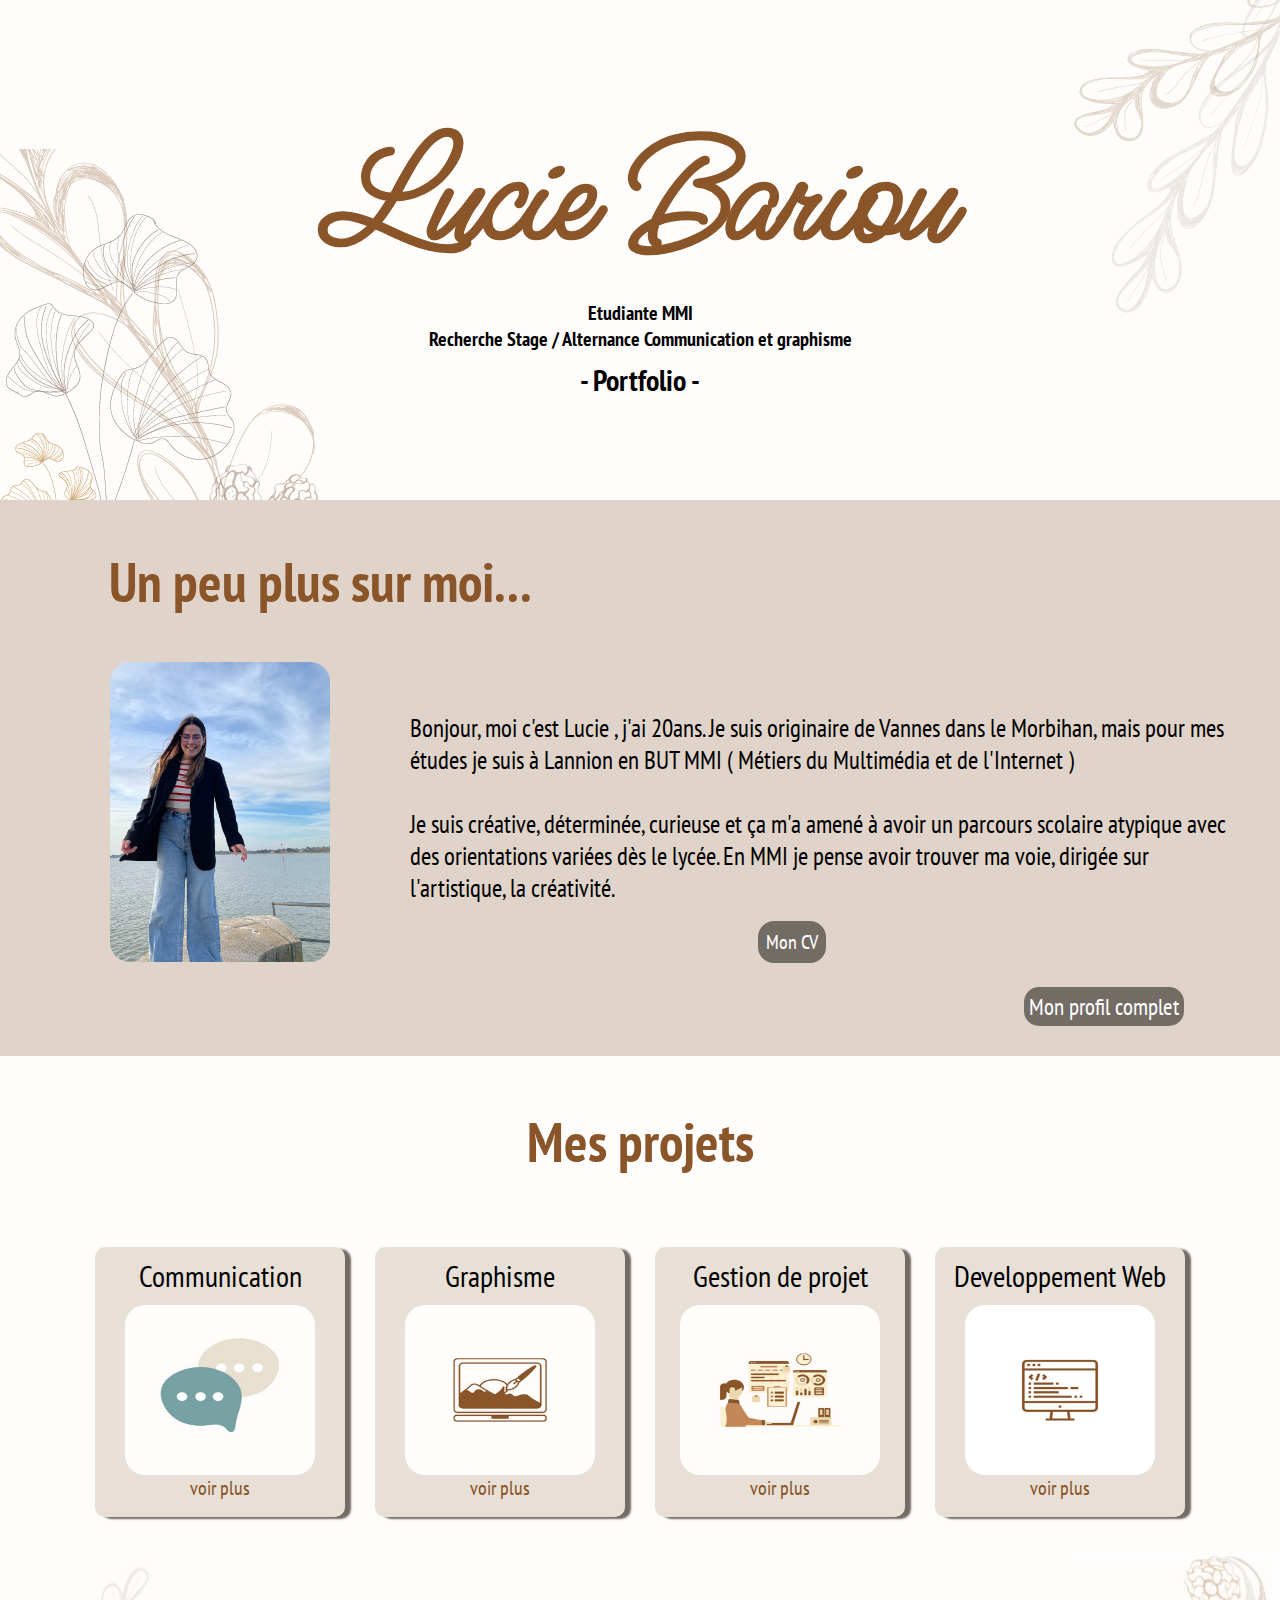
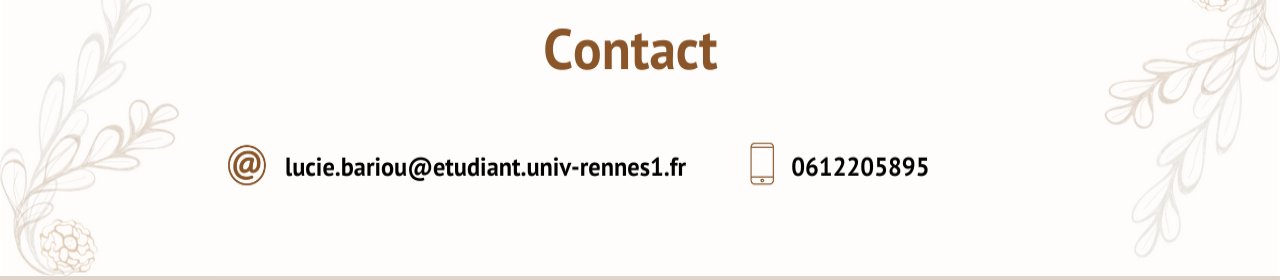
<file: index.html>
<!DOCTYPE html>
<!--creator hello world !!-->
<html lang="fr">
    <head>
        <meta charset="UTF-8"/>
        
        <!-- <script src="js/main.js"> </script> -->
        <meta name="viewport" content="width-device,initial-scale=1.0"/>
        <title>Portfolio Bariou Lucie</title>
        <link rel="preconnect" href="https://fonts.googleapis.com">
        <link rel="preconnect" href="https://fonts.gstatic.com" crossorigin>
        <link href="https://fonts.googleapis.com/css2?family=Ms+Madi&display=swap" rel="stylesheet">

        <link rel="stylesheet" href="css/index.css">

        <link rel="preconnect" href="https://fonts.googleapis.com">
        <link rel="preconnect" href="https://fonts.gstatic.com" crossorigin>
        <link href="https://fonts.googleapis.com/css2?family=Ms+Madi&display=swap" rel="stylesheet">

        <link rel="preconnect" href="https://fonts.googleapis.com">
        <link rel="preconnect" href="https://fonts.gstatic.com" crossorigin>
        <link href="https://fonts.googleapis.com/css2?family=PT+Sans+Narrow&display=swap" rel="stylesheet">
    </head>

    <body>

        <header>
            <img src="img/fleur1.png" alt="dessin de feuilles marron" class="header-bckg" id="header-bckg-1">

            <img src="img/fleur2.png" alt="dessin de plusieurs fleurs marron." class="header-bckg" id="header-bckg-2">

            <h1 class="header-title">
                <span class="header-name">Lucie Bariou</span>
                <span class="header-work"> Etudiante MMI </span>
                <span class="header-research"> Recherche Stage / Alternance Communication et graphisme</span>
                <span class="header-site-name">- Portfolio - </span>
                
            </h1>

            
        </header>

       <main>
            <div class="part1">
                <h2 class="main-title">
                <span class="part1-title"> Un peu plus sur moi... </span>
                </h2>
                
                <div class="description">
                    <img src="img/moi.png" alt="Photo d'une jeune femme à la mer" class="main-img">

                    <div class = "texte"> 
                        <p id="moi-pro"> 
                            Bonjour, moi c'est Lucie , j'ai 20ans. Je suis originaire de Vannes dans le Morbihan, 
                            mais pour mes études je suis à Lannion en BUT MMI ( Métiers du Multimédia et de l'Internet )<br><br>
                            
                            Je suis créative, déterminée, curieuse et ça m'a amené à 
                            avoir un parcours scolaire atypique avec des orientations variées dès le lycée. 
                            En MMI je pense avoir trouver ma voie, dirigée sur l'artistique, la créativité. 
                            

                        </p>
                       
                        
                        <div class="part1-button">
                            <a href="cv stage lucie bariou.pdf" target="_blank" button id="cv"> Mon CV </button></a>
                            
                        </div>

                    </div>
                    
                </div>
                
                <div class="vplus">
                    <a href="profil.html" button  class="profil">Mon profil complet</button> </a>
                </div> 
                
            </div>   



            <div class="part2">
                <h3 class="main-title">
                    <span class="part2-title"> Mes projets </span>
                </h3>

             
                <div class="ensemble">
                    <div class="box" id="box1">
                        <span class="matière"> Communication </span>
                        <img src="img/com.png" alt="image du logo Chanel" class="img-ens" id="chanel-ens">
                        <a span href="com.html"  class="voir-plus"> voir plus </span> </a>
                    </div>

                    <div class="box" id="box2">
                        <span class="matière"> Graphisme </span>
                        <img src="img/graph.png" alt="image d'un logo Made un street accompagné d'une bombe de graphe et d'un dessin d'éléphant" class="img-ens" id="mis-ens">
                        <a span href="graphisme.html"  class="voir-plus"> voir plus </span></a>
                    </div>

                    <div class="box" id="box4">
                        <span class="matière"> Gestion de projet </span>
                        <img src="img/gdp.png" alt="vélo vert avec au milieu est marqué Vé Lannion" class="img-ens" id="velan-ens">
                        <a span href="gdp.html"  class="voir-plus"> voir plus </span></a>
                    </div>

                    <div class="box" id="box5">
                        <span class="matière"> Developpement Web </span>
                        <img src="img/devweb.png" class="img-ens" id="poke-ens">
                        <a span href="devweb.html" alt="" class="voir-plus"> voir plus </span></a>
                    </div>
                </div>


            </div>
       </main>

       <footer>
            <img src="img/footer.png" alt="iamge footer, contact, adresse mail: lucie.bariou@etudiant.univ-rennes1.fr, numéro de téléphone:06 12 20 58 95" class="footer">

       </footer> 
               



    </body>
</html>
</file>
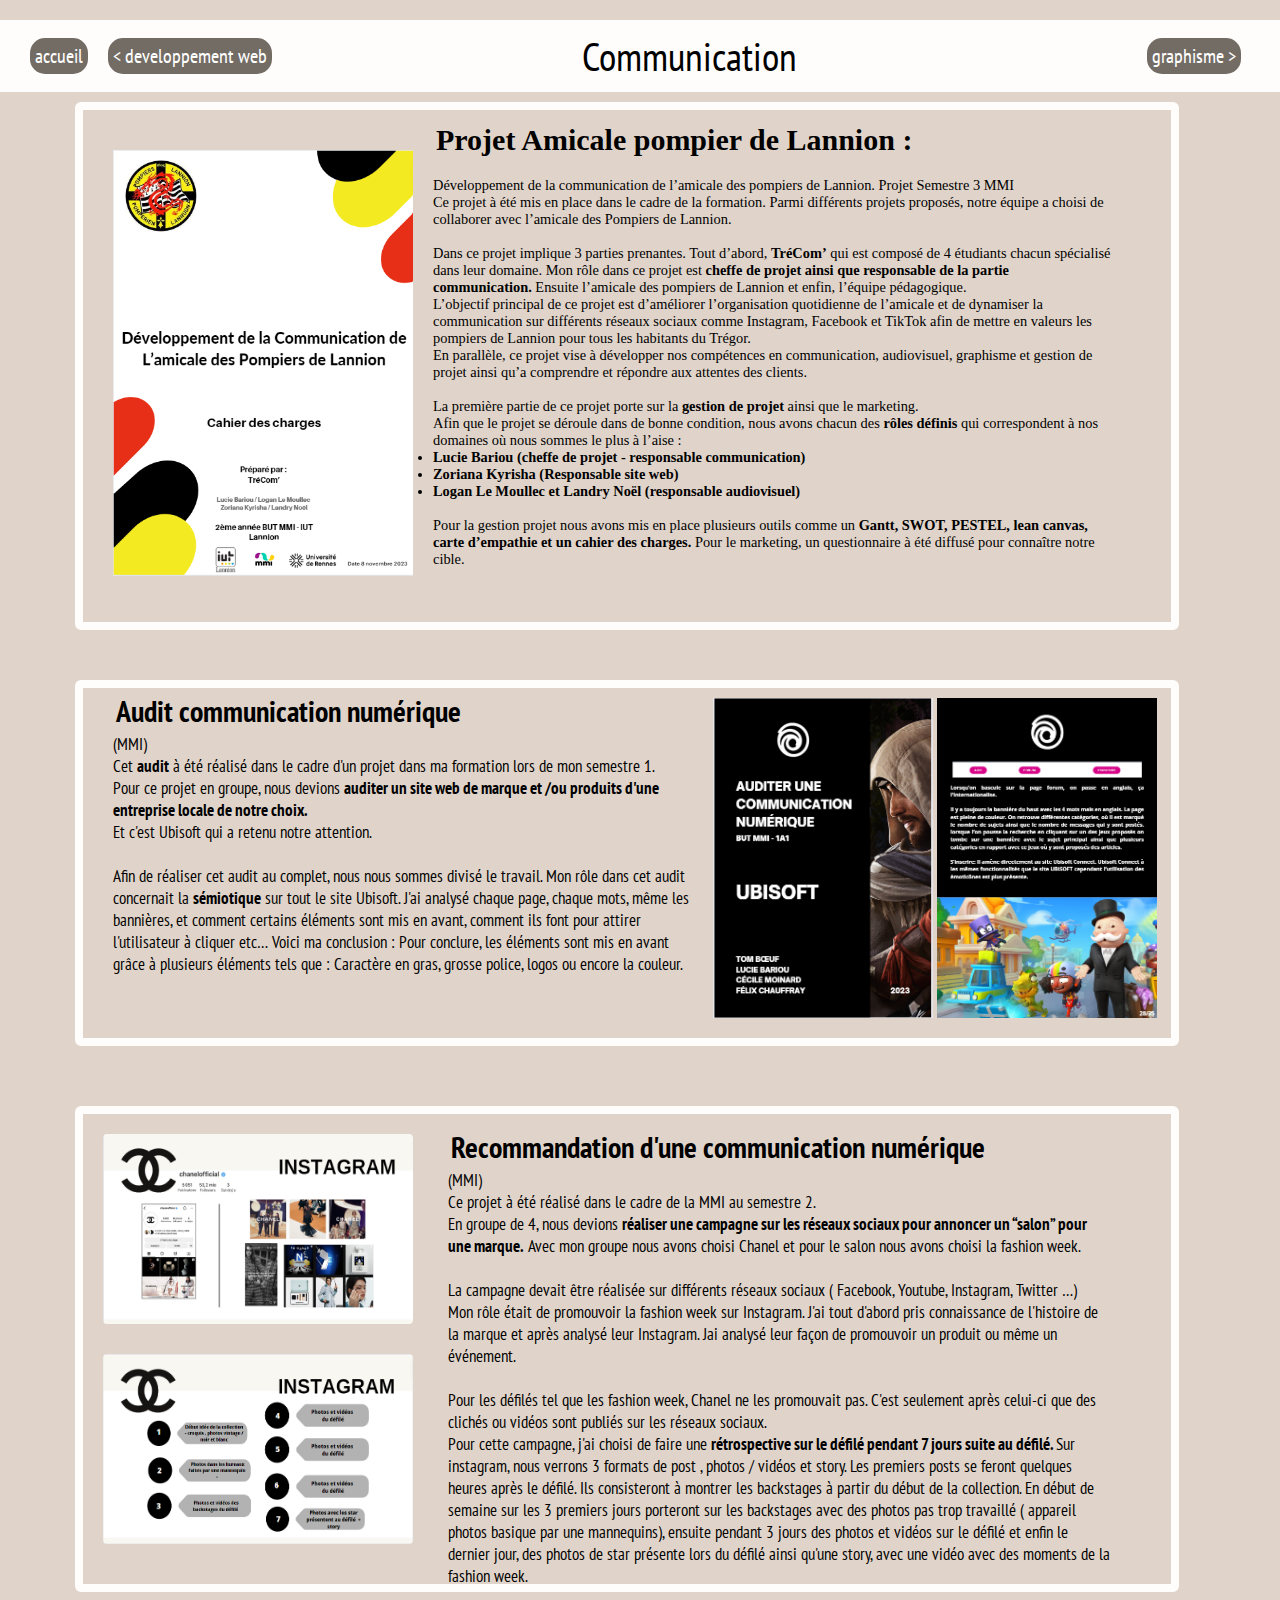
<file: com.html>
<!DOCTYPE html>
<!--creator hello world !!-->
<html lang="fr">
    <head>
        <meta charset="UTF-8"/>
        
        <!-- <script src="js/main.js"> </script> -->
        <meta name="viewport" content="width-device,initial-scale=1.0"/>
        <title> Projets Communication </title>
        <link rel="preconnect" href="https://fonts.googleapis.com">
        <link rel="preconnect" href="https://fonts.gstatic.com" crossorigin>
        <link href="https://fonts.googleapis.com/css2?family=Ms+Madi&display=swap" rel="stylesheet">

        <link rel="stylesheet" href="css/projets.css">

        <link rel="preconnect" href="https://fonts.googleapis.com">
        <link rel="preconnect" href="https://fonts.gstatic.com" crossorigin>
        <link href="https://fonts.googleapis.com/css2?family=Ms+Madi&display=swap" rel="stylesheet">

        <link rel="preconnect" href="https://fonts.googleapis.com">
        <link rel="preconnect" href="https://fonts.gstatic.com" crossorigin>
        <link href="https://fonts.googleapis.com/css2?family=PT+Sans+Narrow&display=swap" rel="stylesheet">
    </head>

    <body>
    <header>
        <div class="title">
            <a href="index.html" id="accueil"> accueil </a>
            <a href="devweb.html"  id="retour"> < developpement web  </a>
            <span class="titre-hdr"> Communication </span>
            <a href="graphisme.html" id="suivant"> graphisme ></a>
            
        </div>
    </header>

    <main>


        <div class="projet" id="projet-3">
            <div class="image-3">
                <img src="img/cdc.png" id="cdc">
             </div>
             
            <div class="explication-3">
                <h1>Projet Amicale pompier de Lannion :  <br></h1>
                <p1><br>Développement de la communication de l’amicale des pompiers de Lannion. 
                    Projet Semestre 3 MMI <br>
                    Ce projet à été mis en place dans le cadre de la formation. Parmi différents projets proposés, notre équipe a choisi de collaborer avec l’amicale des Pompiers de Lannion. <br> <br>

                    Dans ce projet implique 3 parties prenantes. Tout d’abord, <strong>TréCom’</strong> qui est composé de 4 étudiants chacun spécialisé dans leur domaine. Mon rôle dans ce projet est <strong>cheffe de projet ainsi que responsable de la partie communication.

                    </strong> Ensuite l’amicale des pompiers de Lannion et enfin, l’équipe pédagogique.<br> 
                    
                    L’objectif principal de ce projet est d’améliorer l’organisation quotidienne de l’amicale et de dynamiser la communication sur différents réseaux sociaux comme Instagram, Facebook et TikTok afin de mettre en valeurs les pompiers de Lannion pour tous les habitants du Trégor.<br>
                    En parallèle, ce projet vise à développer nos compétences en communication, audiovisuel, graphisme et gestion de projet ainsi qu’a comprendre et répondre aux attentes des clients. <br><br>
                    
                    La première partie de ce projet porte sur la <strong>gestion de projet</strong> ainsi que le marketing.<br>
                    Afin que le projet se déroule dans de bonne condition, nous avons chacun des <strong>rôles définis</strong> qui correspondent à nos domaines où nous sommes le plus à l’aise :<br>
                    <strong><li>Lucie Bariou (cheffe de projet - responsable communication)</li>
                   <li> Zoriana Kyrisha (Responsable site web)</li>
                    <li>Logan Le Moullec et Landry Noël (responsable audiovisuel)</li></strong>
                    <br>
                    Pour la gestion projet nous avons mis en place plusieurs outils comme un <strong>Gantt, SWOT, PESTEL, lean canvas, carte d’empathie et un cahier des charges.</strong>
                    Pour le marketing, un questionnaire à été diffusé pour connaître notre cible.
                    
                    

                </p1>
             </div>   
    
             


      
        </div>


        <div class="projet" id="projet-2">
            <div class="explication-2">
                <h1>Audit communication numérique <br></h1>
                <p1> (MMI)<br>Cet <strong>audit</strong> à été réalisé dans le cadre d'un projet dans ma formation lors de mon semestre 1.<br>
                    Pour ce projet en groupe, nous devions <strong>auditer un site web de marque et /ou produits d'une entreprise locale de notre choix.</strong> <br>
                    Et c'est Ubisoft qui a retenu notre attention.<br><br>
                    
                    Afin de réaliser cet audit au complet, nous nous sommes divisé le travail. 
                    Mon rôle dans cet audit concernait la <strong>sémiotique</strong> sur tout le site Ubisoft. 
                    J'ai analysé chaque page, chaque mots, même les bannières, et comment certains éléments sont mis en avant, comment ils font pour attirer l'utilisateur à cliquer etc… 
                    Voici ma conclusion : 
                    Pour conclure, les éléments sont mis en avant grâce à plusieurs éléments tels que : Caractère en gras, grosse police, logos ou encore la couleur.
                    

                </p1>
             </div>   
    
             <div class="image-2">
                <img src="img/ubisoft1.png" id="ubs">
                <img src="img/ubisoft2.png" id="ubs">
             </div>


      
    </div>




        <div class="projet" id="projet-un">
            <div class="image-1" >
                    <img src="img/chanel.png"  id="img-projet-un">
                    <img src="img/chanel2.png"   id="img-projet-un">
            </div>
                    <div class="explication" id="explication-1">
                        <h1>Recommandation d'une communication numérique<br> </h1>
                        <p1> (MMI)<br>Ce projet à été réalisé dans le cadre de la MMI au semestre 2.
                            <br>En groupe de 4, nous devions <strong>réaliser une campagne sur les réseaux sociaux pour annoncer un “salon” pour une marque.</strong>
                            Avec mon groupe nous avons choisi Chanel et pour le salon nous avons choisi la fashion week. <br><br>
                            
                            La campagne devait être réalisée sur différents réseaux sociaux ( Facebook, Youtube, Instagram, Twitter …)<br>

                            Mon rôle était de promouvoir la fashion week sur Instagram. J'ai tout d'abord pris connaissance de l'histoire de la marque et après analysé leur Instagram. 
                            Jai analysé leur façon de promouvoir un produit ou même un événement.<br><br>
                            Pour les défilés tel que les fashion week, Chanel ne les  promouvait pas. C'est seulement  après celui-ci que des clichés ou vidéos sont publiés sur les réseaux sociaux. <br>
                            Pour cette campagne, j'ai choisi de faire une <strong>rétrospective sur le défilé pendant 7 jours suite au défilé. </strong>
                            Sur instagram, nous verrons 3 formats de post , photos / vidéos et story. Les premiers posts se feront quelques heures après le défilé. Ils consisteront à montrer les backstages à partir du début de la collection. 
                            En début de semaine sur les 3 premiers jours porteront sur les backstages avec des photos pas trop travaillé ( appareil photos basique par une mannequins), ensuite pendant 3 jours des photos et vidéos sur le défilé et enfin le dernier jour, 
                            des photos de star présente lors du défilé ainsi qu'une story, avec une vidéo avec des moments de la fashion week.   
                        </p1>
                    </div>

        </div>



    </main>
</body>

</html>
</file>
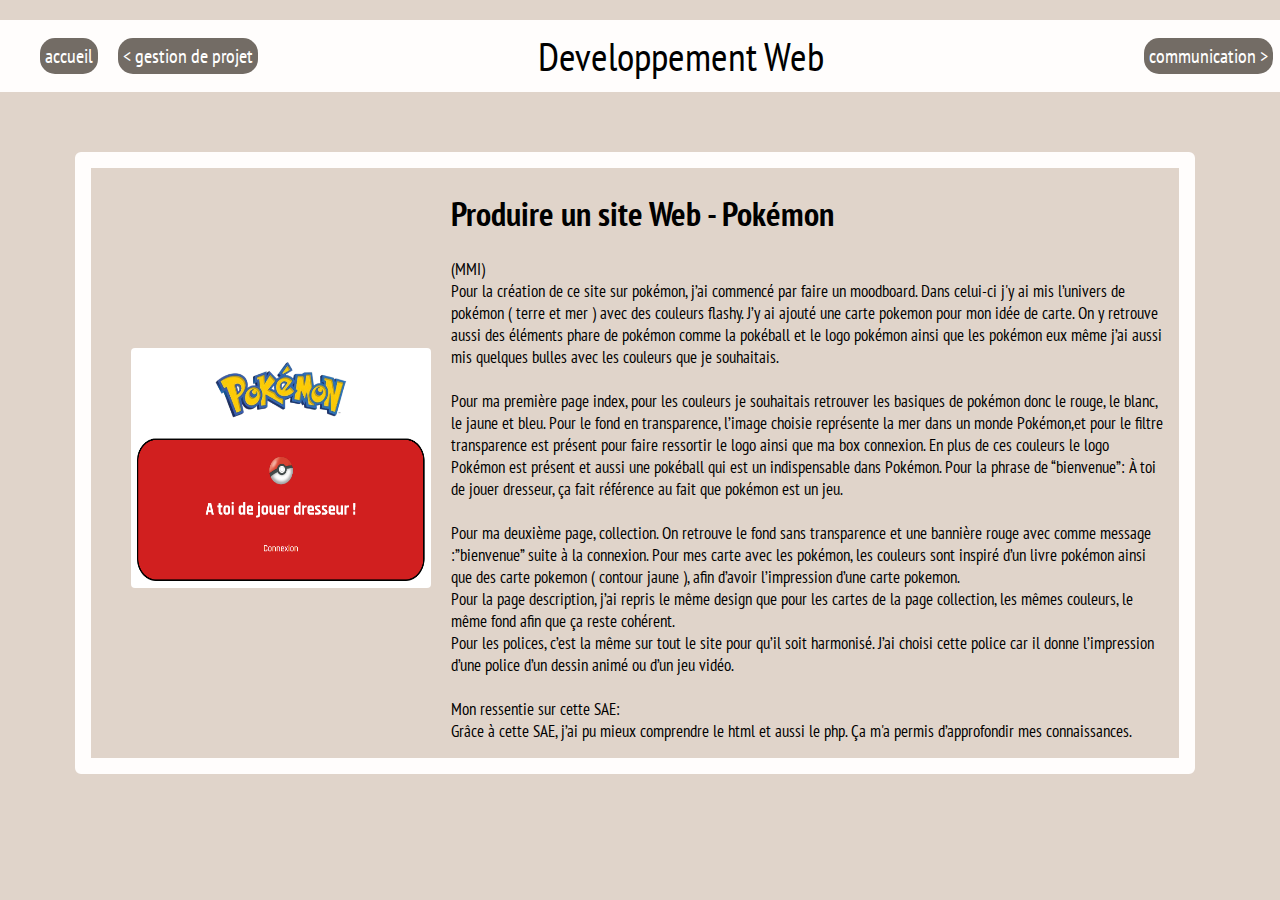
<file: devweb.html>
<!DOCTYPE html>
<!--creator hello world !!-->
<html lang="fr">
    <head>
        <meta charset="UTF-8"/>
        
        <!-- <script src="js/main.js"> </script> -->
        <meta name="viewport" content="width-device,initial-scale=1.0"/>
        <title> Projets Developpement Web </title>
        <link rel="preconnect" href="https://fonts.googleapis.com">
        <link rel="preconnect" href="https://fonts.gstatic.com" crossorigin>
        <link href="https://fonts.googleapis.com/css2?family=Ms+Madi&display=swap" rel="stylesheet">

        <link rel="stylesheet" href="css/devweb.css">

        <link rel="preconnect" href="https://fonts.googleapis.com">
        <link rel="preconnect" href="https://fonts.gstatic.com" crossorigin>
        <link href="https://fonts.googleapis.com/css2?family=Ms+Madi&display=swap" rel="stylesheet">

        <link rel="preconnect" href="https://fonts.googleapis.com">
        <link rel="preconnect" href="https://fonts.gstatic.com" crossorigin>
        <link href="https://fonts.googleapis.com/css2?family=PT+Sans+Narrow&display=swap" rel="stylesheet">
    </head>

    <body>

        <header>
            <div class="title">
                <a href="index.html" id="accueil"> accueil </a>
                <a href="gdp.html"  id="retour"> < gestion de projet </a>
                <span class="titre-hdr"> Developpement Web </span>
                <a href="com.html" id="suivant"> communication ></a>
                
            </div>
        </header>

        <main>
            <div class="projet" id="projet-un">
                <img src="img/pokemon.png" class="image" id="img-projet-1">
    
                <div class="explication">
                    <h1> Produire un site Web - Pokémon <br></h1>
                    <p1> (MMI) <br>
                        Pour la création de ce site sur pokémon, j’ai commencé par faire un moodboard. Dans celui-ci  j'y ai mis l’univers de pokémon ( terre et mer ) avec des couleurs flashy.
                         J’y ai ajouté une carte pokemon pour mon idée de carte. 
                        On y retrouve aussi des éléments phare de pokémon comme la pokéball et le logo pokémon ainsi que les pokémon eux même  j’ai aussi mis quelques bulles avec les couleurs que je souhaitais. <br><br>

                        Pour ma première page index, pour les couleurs je souhaitais retrouver les basiques de pokémon donc le rouge, le blanc, le jaune et bleu. 
                        Pour le fond en transparence, l’image choisie représente la mer dans un monde Pokémon,et pour le filtre transparence est présent pour faire ressortir le logo ainsi que ma box connexion.
                        En plus de ces couleurs le logo Pokémon est présent et aussi une pokéball qui est un indispensable dans Pokémon.
                        Pour la phrase de “bienvenue”: À toi de jouer dresseur, ça fait référence au fait que pokémon est un jeu. <br><br>
                        
                        
                        Pour ma deuxième page, collection. On retrouve le fond sans transparence et une bannière rouge avec comme message :”bienvenue” suite à la connexion.
                        Pour mes carte avec les pokémon, les couleurs sont inspiré d’un livre pokémon ainsi que des carte pokemon ( contour jaune ), afin d’avoir l’impression d’une carte pokemon. <br>
                        
                        Pour la page description, j’ai repris le même design que pour les cartes de la page collection, les mêmes couleurs, le même fond afin que ça reste cohérent. <br>
                        
                        Pour les polices, c’est la même sur tout le site pour qu’il soit harmonisé. J’ai choisi cette police car il donne l’impression d’une police d’un dessin animé ou d’un jeu vidéo.<br><br>
                        
                        
                        Mon ressentie sur cette SAE: <br>
                        Grâce à cette SAE, j’ai pu mieux comprendre le html et aussi le php. Ça m'a permis d’approfondir mes connaissances. 
                        
                        
    
                   </p1>
    
                </div>
    
            </div> 
    </body>
</file>
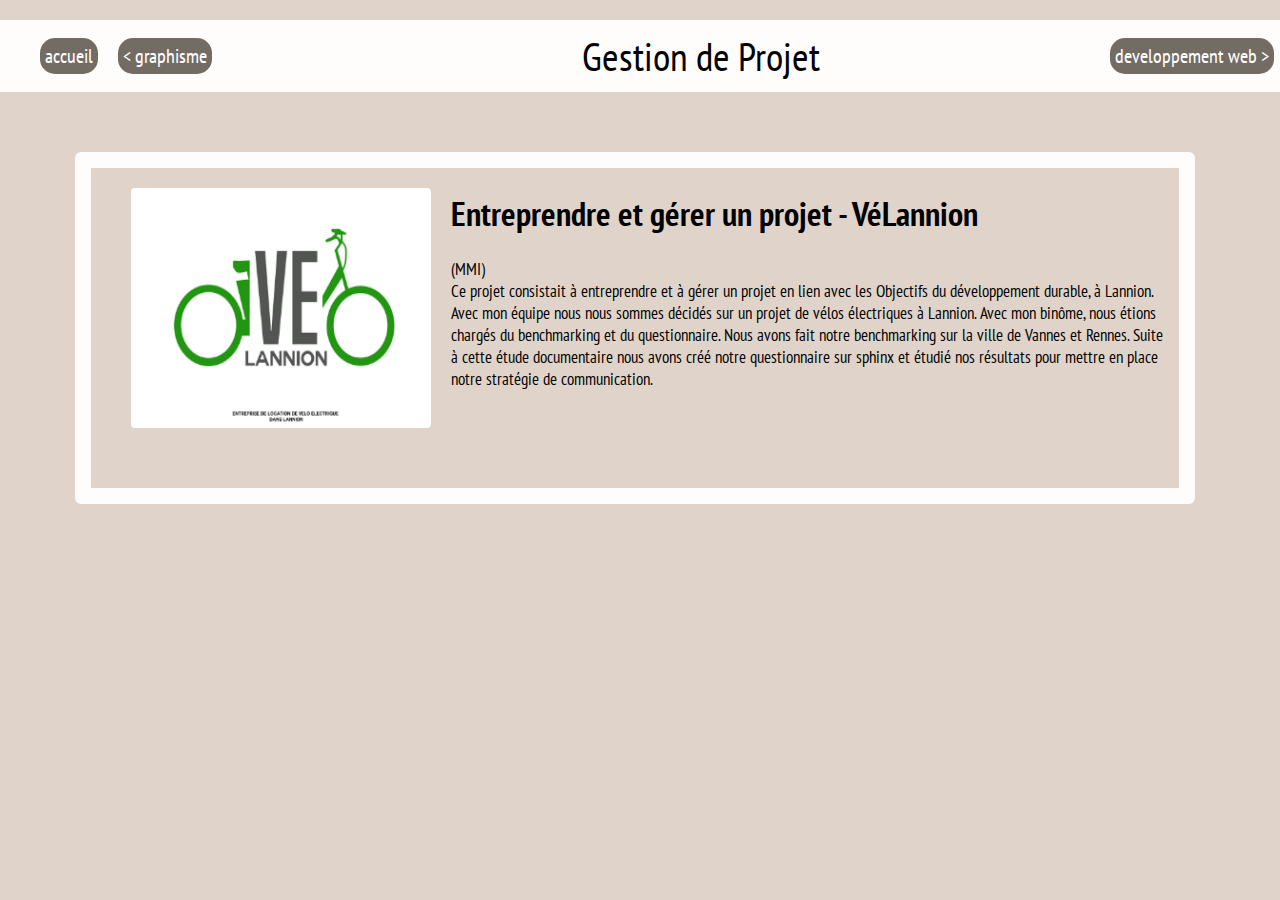
<file: gdp.html>
<!DOCTYPE html>
<!--creator hello world !!-->
<html lang="fr">
    <head>
        <meta charset="UTF-8"/>
        
        <!-- <script src="js/main.js"> </script> -->
        <meta name="viewport" content="width-device,initial-scale=1.0"/>
        <title> Projets Gestion de projet </title>
        <link rel="preconnect" href="https://fonts.googleapis.com">
        <link rel="preconnect" href="https://fonts.gstatic.com" crossorigin>
        <link href="https://fonts.googleapis.com/css2?family=Ms+Madi&display=swap" rel="stylesheet">

        <link rel="stylesheet" href="css/gdp.css">

        <link rel="preconnect" href="https://fonts.googleapis.com">
        <link rel="preconnect" href="https://fonts.gstatic.com" crossorigin>
        <link href="https://fonts.googleapis.com/css2?family=Ms+Madi&display=swap" rel="stylesheet">

        <link rel="preconnect" href="https://fonts.googleapis.com">
        <link rel="preconnect" href="https://fonts.gstatic.com" crossorigin>
        <link href="https://fonts.googleapis.com/css2?family=PT+Sans+Narrow&display=swap" rel="stylesheet">
    </head>

    <body>

        <header>
            <div class="title">
                <a href="index.html" id="accueil"> accueil </a>
                <a href="graphisme.html"  id="retour"> < graphisme</a>
                <span class="titre-hdr"> Gestion de Projet </span>
                <a href="devweb.html" id="suivant">developpement web > </a>
                
            </div>
        </header>
    </body>

    <main>
        <div class="projet" id="projet-un">
            <img src="img/velannion.png" class="image" id="img-projet-1">

            <div class="explication">
                <h1> Entreprendre et gérer un projet - VéLannion <br></h1>
                <p1> (MMI) <br>
                    Ce projet consistait à entreprendre et à gérer un projet en lien avec les Objectifs du développement durable, à Lannion. 
                    Avec mon équipe nous nous sommes décidés sur un projet de vélos électriques à Lannion. 
                    
                    Avec mon binôme, nous étions chargés du benchmarking et du questionnaire. 
                    Nous avons fait notre benchmarking sur la ville de Vannes et Rennes. Suite à cette étude documentaire nous avons créé notre questionnaire sur sphinx et étudié nos résultats pour mettre en place notre stratégie de communication. 
                    

               </p1>

            </div>

        </div> 

</main>
</html>
</file>
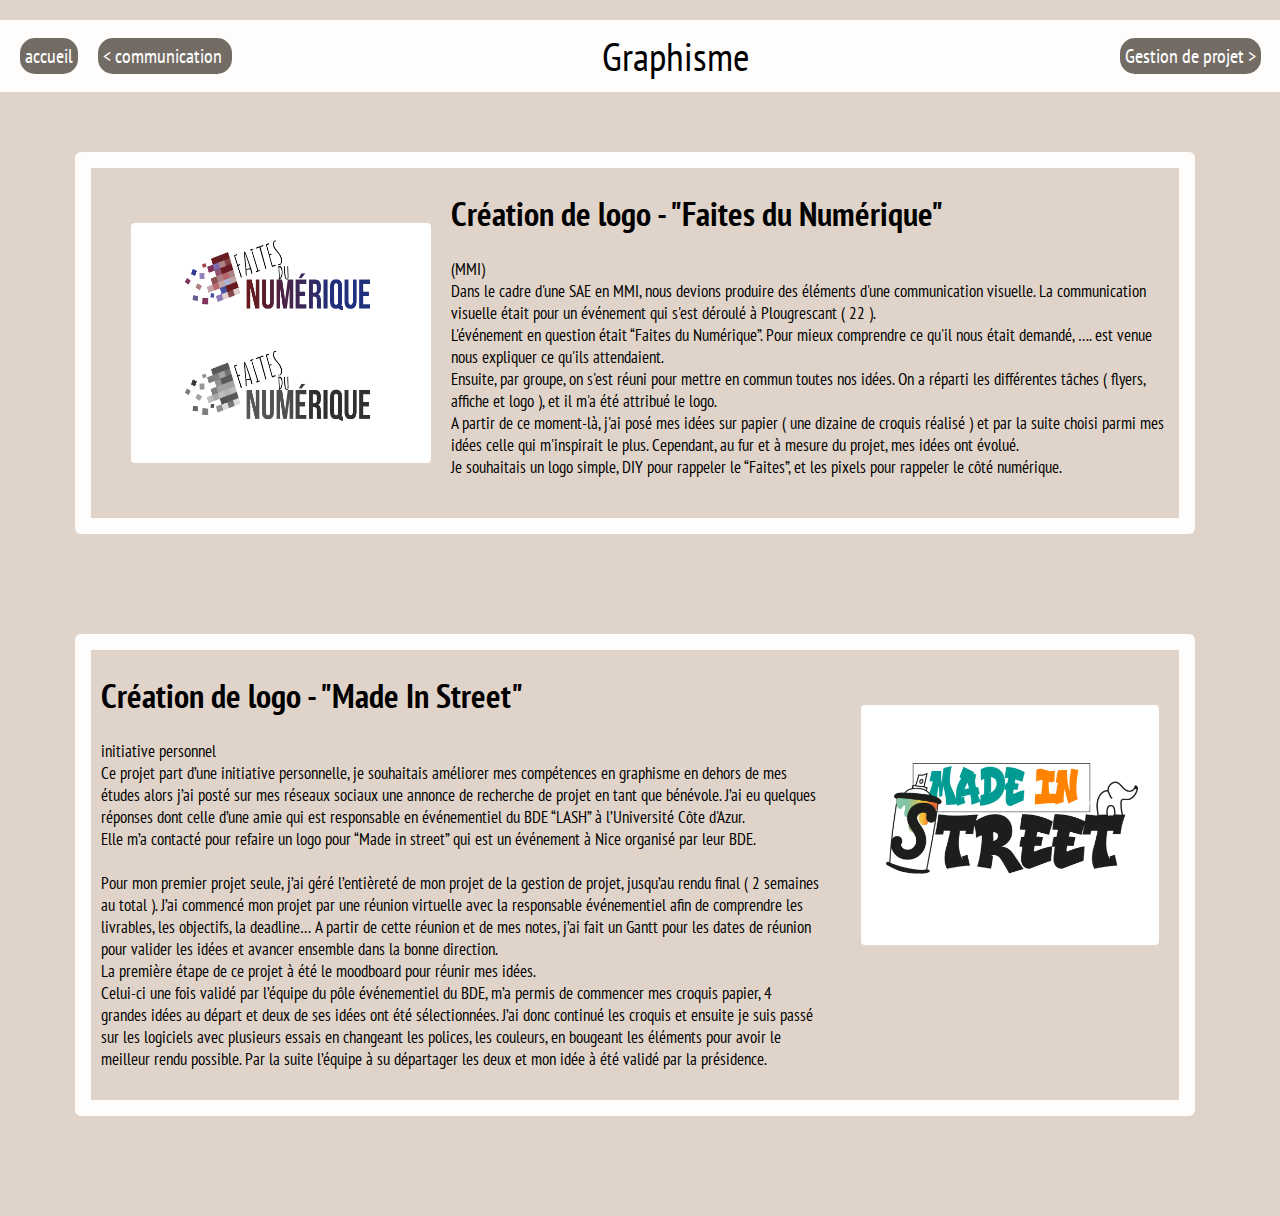
<file: graphisme.html>
<!DOCTYPE html>
<!--creator hello world !!-->
<html lang="fr">
    <head>
        <meta charset="UTF-8"/>
        
        <!-- <script src="js/main.js"> </script> -->
        <meta name="viewport" content="width-device,initial-scale=1.0"/>
        <title> Projets graphisme </title>
        <link rel="preconnect" href="https://fonts.googleapis.com">
        <link rel="preconnect" href="https://fonts.gstatic.com" crossorigin>
        <link href="https://fonts.googleapis.com/css2?family=Ms+Madi&display=swap" rel="stylesheet">

        <link rel="stylesheet" href="css/graph.css">

        <link rel="preconnect" href="https://fonts.googleapis.com">
        <link rel="preconnect" href="https://fonts.gstatic.com" crossorigin>
        <link href="https://fonts.googleapis.com/css2?family=Ms+Madi&display=swap" rel="stylesheet">

        <link rel="preconnect" href="https://fonts.googleapis.com">
        <link rel="preconnect" href="https://fonts.gstatic.com" crossorigin>
        <link href="https://fonts.googleapis.com/css2?family=PT+Sans+Narrow&display=swap" rel="stylesheet">
    </head>

    <body>

        <header>
            <div class="title">
                <a href="index.html" id="accueil"> accueil </a>
                <a href="com.html"  id="retour"> < communication </a>
                <span class="titre-hdr"> Graphisme </span>
                <a href="gdp.html" id="suivant"> Gestion de projet > </a>
                
            </div>
        </header>
          <main>
            <div class="projet" id="projet-un">
                <img src="img/logo.png" class="image" id="img-projet-1">
    
                <div class="explication">
                    <h1>Création de logo - "Faites du Numérique" <br></h1>
                    <p1> (MMI) <br>Dans le cadre d'une SAE en MMI, nous devions produire des éléments d'une communication visuelle. 
                        La communication visuelle était pour un événement qui s'est déroulé à Plougrescant ( 22 ). <br>
                        L'événement en question était “Faites du Numérique”. 
                        Pour mieux comprendre ce qu'il nous était demandé, …. est venue nous expliquer ce qu'ils attendaient. <br>
                        Ensuite, par groupe, on s'est réuni pour mettre en commun toutes nos idées. On a réparti les différentes tâches 
                        ( flyers, affiche et logo ), et il m'a été attribué le logo.<br> 
                        A partir de ce moment-là, j'ai posé mes idées sur papier ( une dizaine de croquis réalisé ) 
                        et par la suite choisi parmi mes idées celle qui m'inspirait le plus. Cependant, au fur et à mesure du projet, mes idées ont évolué.<br>
                        Je souhaitais un logo simple, DIY pour rappeler le “Faites”, et les pixels pour rappeler le côté numérique. 
                        
    
                   </p1>
    
                </div>
    
            </div> 

            <div class="projet" id="projet-2">
                <div class="explication-2">
                    <h1> Création de logo - "Made In Street" </h1>
                    <p1> initiative personnel <br>
                        Ce projet part d’une initiative personnelle, je souhaitais améliorer mes compétences en graphisme en dehors de mes études alors j’ai posté sur mes réseaux sociaux une annonce de recherche de projet en tant que bénévole.
                        J’ai eu quelques réponses dont celle d’une amie qui est responsable en événementiel du BDE “LASH” à l’Université Côte d'Azur.<br> 
                        Elle m’a contacté pour refaire un logo pour “Made in street” qui est un événement à Nice organisé par leur BDE. <br><br>
                        
                        Pour mon premier projet seule, j’ai géré l’entièreté de mon projet de la gestion de projet, jusqu’au rendu final ( 2 semaines au total ). J’ai commencé mon projet par une réunion virtuelle avec la responsable événementiel afin de comprendre les livrables, les objectifs, la deadline…
                        A partir de cette réunion et de mes notes, j’ai fait un Gantt pour les dates de réunion pour valider les idées et avancer ensemble dans la bonne direction. <br>
                        La première étape de ce projet à été le moodboard pour réunir mes idées. <br> Celui-ci une fois validé par l’équipe du pôle événementiel du BDE, m’a permis de commencer mes croquis papier, 4 grandes idées au départ et deux de ses idées ont été sélectionnées. J’ai donc continué les croquis et ensuite je suis passé sur les logiciels avec plusieurs essais en changeant les polices, les couleurs, en bougeant les éléments pour avoir le meilleur rendu possible. Par la suite l’équipe à su départager les deux et mon idée à été validé par la présidence. 
                        
                        
                   </p1>
                  
                </div>
                <img src="img/mis.png" class="image" id="img-projet-2" >
            </div>


        </main>



    </body>

</html>
</file>
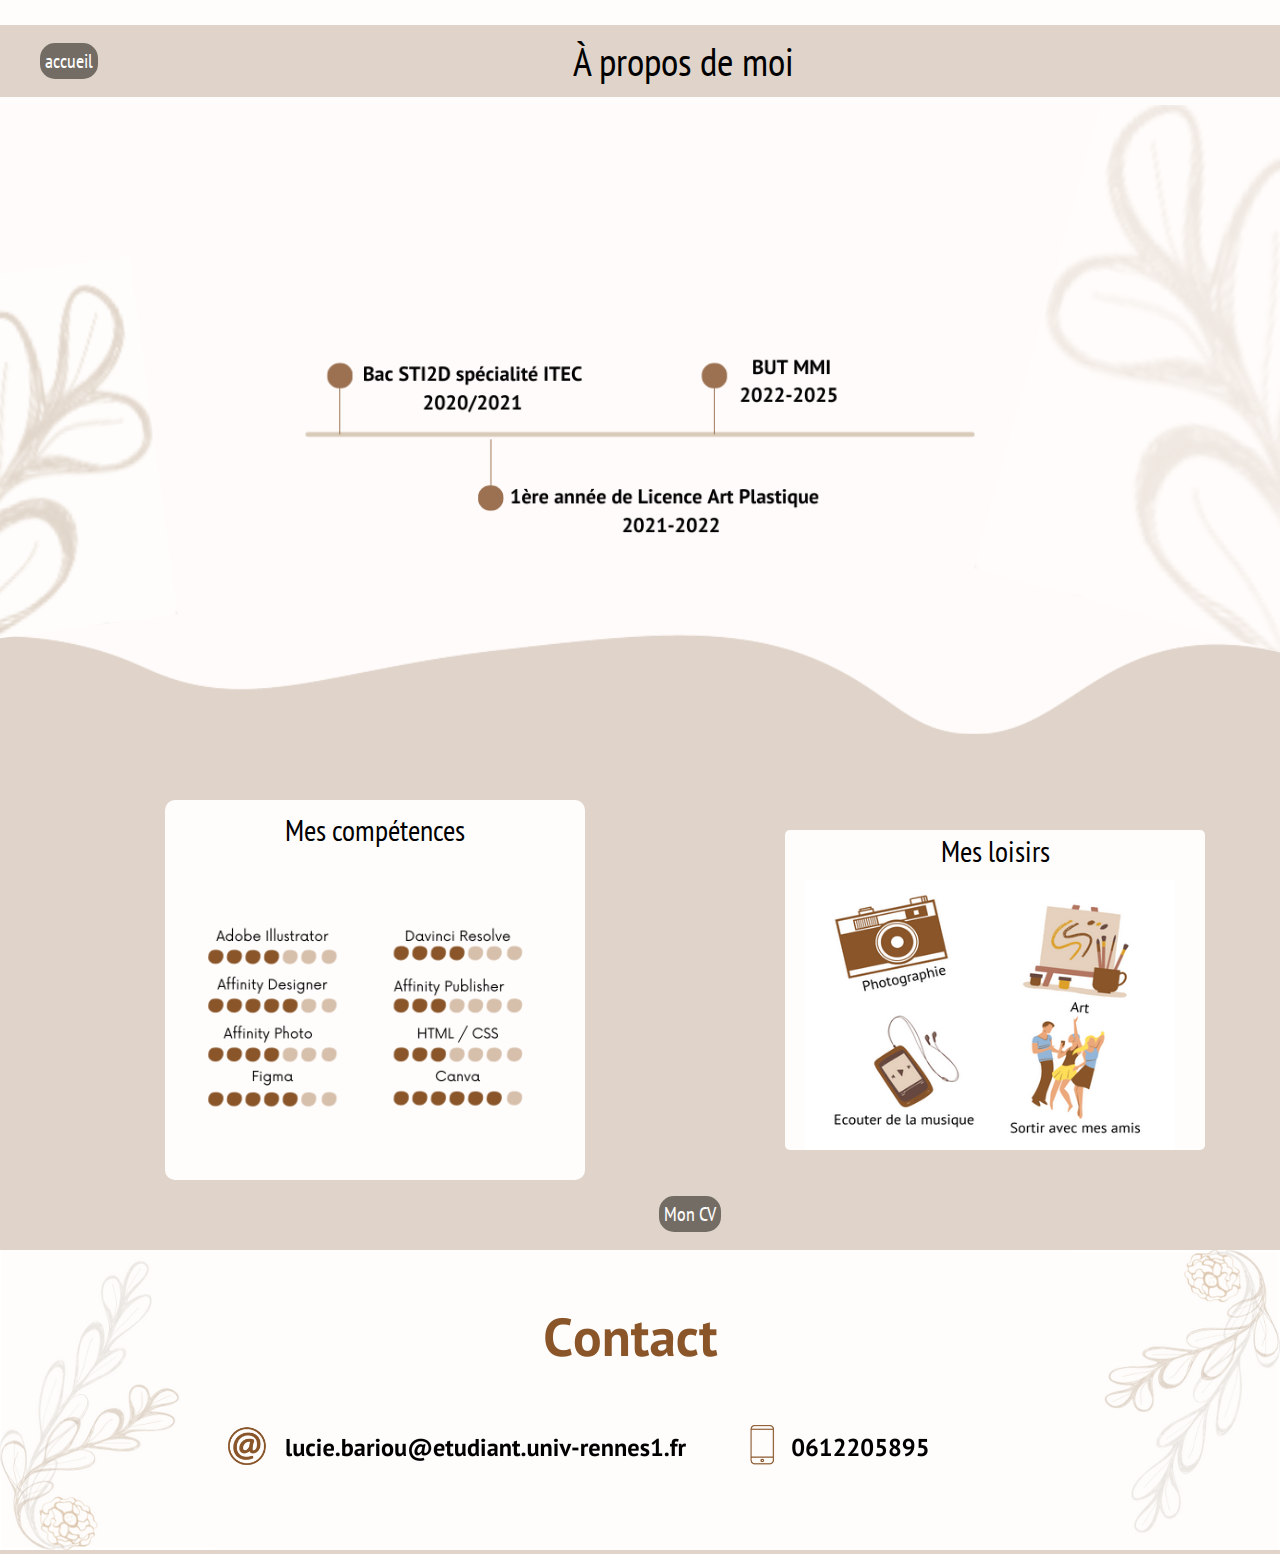
<file: profil.html>
<!DOCTYPE html>
<!--creator hello world !!-->
<html lang="fr">
    <head>
        <meta charset="UTF-8"/>
        
        <!-- <script src="js/main.js"> </script> -->
        <meta name="viewport" content="width-device,initial-scale=1.0"/>
        <title> Mon profil </title>
        <link rel="preconnect" href="https://fonts.googleapis.com">
        <link rel="preconnect" href="https://fonts.gstatic.com" crossorigin>
        <link href="https://fonts.googleapis.com/css2?family=Ms+Madi&display=swap" rel="stylesheet">

        <link rel="stylesheet" href="css/profil.css">

        <link rel="preconnect" href="https://fonts.googleapis.com">
        <link rel="preconnect" href="https://fonts.gstatic.com" crossorigin>
        <link href="https://fonts.googleapis.com/css2?family=Ms+Madi&display=swap" rel="stylesheet">

        <link rel="preconnect" href="https://fonts.googleapis.com">
        <link rel="preconnect" href="https://fonts.gstatic.com" crossorigin>
        <link href="https://fonts.googleapis.com/css2?family=PT+Sans+Narrow&display=swap" rel="stylesheet">
    </head>

    <header>
        <div class="formation">
            <div class="haut-pg">
                <a href="index.html" id="retour"> accueil </a>
                <span  id="titre-form">À propos de moi</span>
                
            </div>
            <img src="img/formation.png" id="img-form">
                       
        </div>

    </header>

    <main> 
        <div class="inf-pers">
            <div class="h-com" id="competence"> 
                <span id="h-com"> Mes compétences</span>
                <img src="img/compétences.png" id="com-img">
            </div>
            <div class="h-inf" id="loisirs"> 
               <span id="h-lois">Mes loisirs </span>
               <img src="img/loisirs.png" id="loisirs-img"> 
            </div>
        </div>
        
            <a href="cv stage lucie bariou.pdf" target="_blank" class="main-cv"> Mon CV </a>
        
    </main>


    <footer>
        <img src="img/footer.png" class="footer">

   </footer>
</file>
<file: css/index.css>
@import url('https://fonts.googleapis.com/css2?family=Ms+Madi&display=swap');

body{
    display: flex;
    background-color:#E0D4CA;
    margin:0;
    flex-direction: column;
}


/* opacity */ 

/*-------*/
/* HEADER */
/*-------*/



header{
    height: 31.25rem;
    display: flex;
    justify-content: center;
    align-items: center;
    width: 100vw;
    background-color: #FFFDFC;
    position: relative;
    overflow: hidden;
}

.header-bckg{
    position: absolute;
    /* width: 30%; */
}

#header-bckg-1{
    left: 0;
    bottom: 0;
}

#header-bckg-2{
    right: 0;
    top: 0;
}

.header-title{ 
    z-index: 99;
}

.header-title{
    display: flex;
    flex-direction: column;
    align-items: center;
    
    
}

.header-name{
    display: flex;
    font-family: 'Ms Madi', cursive;
    flex-direction: row;
    font-size: 9.375rem;
    color: #895529;

}

.header-work{
    display: flex;
    font-family: 'PT Sans Narrow', sans-serif;
    flex-direction: row;
    font-size: 1.25rem;

}

.header-research{
    display: flex;
    font-family: 'PT Sans Narrow', sans-serif;
    flex-direction: row;
    font-size: 1.25rem;
    margin-bottom: 0.5rem;
}

.header-site-name{
    font-family: 'PT Sans Narrow', sans-serif;
    font-size: 1.875rem;
    color: black;
    
}





/* ---- main part1 ----*/



.part1{
    height: 28.4375rem;
    width: 100vw;
    
}

.main-title{
    display: flex;
    font-family: 'PT Sans Narrow', sans-serif;
    justify-content: center;
    font-size: 3.4375rem;
    color: #895529;
}

.part1-title{
    margin-right: 40rem;
    padding:0;
}

.description{
    display: flex;
    flex-direction: row;
}

.main-img{
    width: 13.75rem;
    height: 18.75rem;
    border-radius: 1.25rem;
    margin-left: 6.875rem;
    margin-bottom: 1.875rem;
}

.texte{
    display: flex;
    flex-direction: column;
    
}

#moi-pro{
    display: flex;
    font-family: 'PT Sans Narrow', sans-serif;
    font-size:1.5625rem;
    margin-left: 5rem;
    margin-top: 3.125rem;
    margin-right: 3.125rem;
    
}

#moi-perso{
    display: flex;
    font-family: 'PT Sans Narrow', sans-serif;
    font-size:1.5625rem;
    margin-left: 5rem;
    margin-top: 1.25rem;
    margin-right: 3.125rem;
    
}

#cv{
    font-family:  'PT Sans Narrow', sans-serif;
    font-size: 1.25rem;
    background-color: #736C65;
    border-color: #736C65;
    border-radius: 1rem;
    margin-left:45% ;
    color: #FFFFFF; 
    text-decoration: none;
    padding: 0.5rem;
    
}

#cv:hover{
    background-color: #895529;
    
}

 .profil{
    font-family:  'PT Sans Narrow', sans-serif;
    font-size: 1.4375rem;
    margin-left: 80%;
    justify-content: center;
    align-items: center;
    color: #FFFFFF;
    text-decoration: none;
    background-color: #736C65;
    padding: 0.625rem;
    border-radius:0.9375rem;

 }

 .profil:hover{
    background-color: #895529;
    
}




/* ---- Main part 2 ----*/

.part2{
    height: 31.25rem;
    background-color:#FFFDFC ;
    width: 100vw;
    
    
}

.part2-title{
    display: flex;
    padding-top: 3.125rem;

}
.ensemble{
    display:flex;
    justify-content: center;
    align-items: center;
    
}
.matière{
    font-family: 'PT Sans Narrow', sans-serif;
    font-size: 1.875rem;
    margin-top: 0.5625rem;
    justify-content: center;
    color: #000000;
    
}

.box{
    display:flex;
    flex-direction: column;
    background-color: #E8E0D6;
    border-radius: 0.625rem;
    width: 15.625rem;
    height: 16.875rem;
    align-items: center;
    margin:0.9375rem;
    box-shadow: 0.375rem 0.125rem 0.125rem #736C65;
    transition: 1s;
}

.box:hover {
    width: 18.75rem;
    height: 18.75rem;
  }
  

.profil{
    background-color: #736C65;
    padding: 0.3125rem;
    border-radius:0.9375rem;
}

.img-ens{
    width: 11.875rem;
    height: 10.625rem;
    margin-top: 0.625rem;
    border-radius: 1.25rem;
}


#velan-ens{
   width: 12.5rem ;
   height: 10.625rem ;
}

.voir-plus{
    text-decoration: none;
    font-family: 'PT Sans Narrow', sans-serif;
    color: #895529;
    font-size: 1.25rem;

}



/* ---- footer ----*/
footer{
    width: 100vw;
    height: 18.75rem;
}

.footer{
    width: 100vw;
    height: 20rem;
    margin:0;
    
}
</file>
<file: css/projets.css>
/* ----- Communication -----*/
body{
    background-color:#E0D4CA ;
    margin: 0%;
}

.title{
    display: flex;
    flex-direction: row;
    width: 100%;
    margin: 0%;
}


.title{
    display: flex;
    font-family:'PT Sans Narrow', sans-serif;;
    font-size: 2.5rem;
    background-color: #FFFDFC;
    width: 100%;
    padding-top: 0.625rem;
    padding-bottom: 0.625rem;
    align-items: center;
    margin-top: 1.25rem;
    
}

#accueil{
    display: flex;
    font-size: 1.25rem;
    margin-left: 1.875rem;
    text-decoration: none;
    background-color: #736C65;
    color: #FFFFFF;
    border-radius: 0.9375rem;
    padding: 0.3125rem;;
}

#retour{
    display: flex;
    font-size: 1.25rem;
    margin-left: 1.25rem;
    text-decoration: none;
    background-color: #736C65;
    color: #FFFFFF;
    border-radius: 0.9375rem;
    padding: 0.3125rem;;
}


#suivant{
    display: flex;
    align-items: center;
    font-size: 1.25rem;
    margin-left: 21.875rem;
    text-decoration: none;
    background-color: #736C65;
    color: #FFFFFF;
    border-radius: 0.9375rem;
    padding: 0.3125rem;;

}

.titre-hdr{
    display: flex;
    justify-content: center;
    margin-left: 19.375rem;
}


/* ---- main ----*/ 

/* ---- projet 1 com ----*/ 


#projet-un{ 
    width: 1088px;
    height: 29.375rem;
    display: flex; 
    flex-direction: row;
    font-family:'PT Sans Narrow', sans-serif;
    font-size: 1.0625rem;
    margin-left:4.6875rem ;
    margin-right: 5rem;
    margin-bottom: 6.25rem;
    margin-top: 3.75rem;
    border: #FFFDFC solid 8px;
    border-radius: 0.375rem;
    
}

.image-1{
    display: flex;
    flex-direction: column;
    margin-left: 1.25rem;
    margin-top: 0.625rem;
}

#img-projet-un{
    width: 19.375rem;
    height: 11.875rem;
    margin-right:0.9375rem;
    border-radius:0.25rem;
    margin-top:0.625rem ;
    margin-bottom: 1.25rem;
}

h1{
    font-size: 1.875rem;
    margin: 0.1875rem;
}

#explication-1{
    width: 100%;
    height: 25rem;
    font-size:1.0625rem;
    margin-top: 2.5rem;
    margin-top: 0.625rem;
    margin-left: 1.25rem;
    margin-right: 3.75rem;
}


/* --- projet 2 ---*/ 

#projet-2{
    display: flex;
    flex-direction: row;
    width: 1088px;
    height: 21.875rem;
    margin-left: 4.6875rem;
    margin-top: 0.625rem;
    border: #FFFDFC solid 8px;
    border-radius: 0.375rem;
    margin-bottom: 3.125rem;
}

.explication-2{
    width: 36.875rem;
    height: 18.75rem;
    margin-left: 1.875rem;
    margin-right: 0.625rem;
    margin-bottom: 3.125rem;
    font-size: 1.0625rem;
    font-family:'PT Sans Narrow', sans-serif; ;
    
}


#ubs{
    width: 13.75rem;
    height: 20rem;
    margin-top: 0.625rem;
}


/*  projet 3 */

#projet-3{
    display: flex;
    flex-direction: row;
    width: 1088px;
    height: 32rem;
    margin-left: 4.6875rem;
    margin-top: 0.625rem;
    border: #FFFDFC solid 8px;
    border-radius: 0.375rem;
    margin-bottom: 3.125rem;
}

.explication-3{
    width: 100%;
    height: 25rem;
    font-size:0.9rem;
    margin-top: 2.5rem;
    margin-top: 0.625rem;
    margin-left: 1.25rem;
    margin-right: 3.75rem;
}

#cdc{
    Width: 300px;
    margin-left: 30px;
    margin-top: 40px;
}
</file>
<file: css/devweb.css>
body{
    background-color:#E0D4CA ;
    margin: 0%;
}

.title{
    display: flex;
    flex-direction: row;

}


.title{
    display: flex;
    font-family:'PT Sans Narrow', sans-serif;;
    font-size: 2.5rem;
    background-color: #FFFDFC;
    width: 100%;
    padding: 0.625rem;
    align-items: center;
    margin-top: 1.25rem;
}

#accueil{
    display: flex;
    font-size: 1.25rem;
    margin-left: 1.875rem;
    text-decoration: none;
    background-color: #736C65;
    color: #FFFFFF;
    border-radius: 0.9375rem;
    padding: 0.3125rem;;
}

#retour{
    display: flex;
    font-size: 1.25rem;
    margin-left: 1.25rem;
    text-decoration: none;
    background-color: #736C65;
    color: #FFFFFF;
    border-radius: 0.9375rem;
    padding: 0.3125rem;;
}

#suivant{
    display: flex;
    font-size: 1.25rem;
    margin-left: 20rem;
    text-decoration: none;
    background-color: #736C65;
    color: #FFFFFF;
    border-radius: 0.9375rem;
    padding: 0.3125rem;;

}

.titre-hdr{
    display: flex;
    justify-content: center;
    align-items: center;
    margin-left: 17.5rem;
}


/* Main  */
/* -- Projet 1 -- */ 


.projet{
    display: flex; 
    flex-direction: row;
    font-family:'PT Sans Narrow', sans-serif;
    font-size: 0.9375rem;
    margin-left:9.375rem ;
    margin-right: 6.25rem;
    height: 21.875rem;
   
    
}

#projet-un{
    display:flex;
    margin-top: 2.5rem;
    width: 1088px;
    height: 36.875rem;
    display: flex; 
    flex-direction: row;
    font-family:'PT Sans Narrow', sans-serif;
    font-size: 1.0625rem;
    margin-left:4.6875rem ;
    margin-right: 5rem;
    margin-bottom: 6.25rem;
    margin-top: 3.75rem;
    border: #FFFDFC solid 16px;
    border-radius: 0.375rem;
        
}

.image{
    width: 18.75rem;
    height: 15rem;
    margin-right:1.25rem;
    border-radius:0.25rem;
    margin-left: 2.5rem;
    margin-top: 11.25rem;
}

.explication{
    margin-right: 0.9375rem;
}
</file>
<file: css/gdp.css>
body{
    background-color:#E0D4CA ;
    margin: 0%;
    width: 100%;
}

.title{
    display: flex;
    flex-direction: row;

}


.title{
    display: flex;
    font-family:'PT Sans Narrow', sans-serif;;
    font-size: 2.5rem;
    background-color: #FFFDFC;
    width: 100%;
    padding: 0.625rem;
    align-items: center;
    margin-top: 1.25rem;
}

#accueil{
    display: flex;
    font-size: 1.25rem;
    margin-left: 1.875rem;
    text-decoration: none;
    background-color: #736C65;
    color: #FFFFFF;
    border-radius: 0.9375rem;
    padding: 0.3125rem;;
}

#retour{
    display: flex;
    font-size: 1.25rem;
    margin-left: 1.25rem;
    text-decoration: none;
    background-color: #736C65;
    color: #FFFFFF;
    border-radius: 0.9375rem;
    padding: 0.3125rem;;
}

#suivant{
    display: flex;
    font-size: 1.25rem;
    margin-left: 18.125rem;
    text-decoration: none;
    background-color: #736C65;
    color: #FFFFFF;
    border-radius: 0.9375rem;
    padding: 0.3125rem;;

}

.titre-hdr{
    display: flex;
    justify-content: center;
    align-items: center;
    margin-left: 23.125rem;
}


        /* MAIN */

/* --- Projet 1 --- */


.projet{
    display: flex; 
    flex-direction: row;
    font-family:'PT Sans Narrow', sans-serif;
    font-size: 15px;
    margin-left:150px ;
    margin-right: 100px;
    height: 350px;
   
    
}

#projet-un{
    display:flex;
    margin-top: 40px;
    width: 68rem;
    height: 320px;
    display: flex; 
    flex-direction: row;
    font-family:'PT Sans Narrow', sans-serif;
    font-size: 17px;
    margin-left:75px ;
    margin-right: 80px;
    margin-bottom: 100px;
    margin-top: 60px;
    border: #FFFDFC solid 16px;
    border-radius: 6px;
        
}

.image{
    width: 300px;
    height: 240px;
    margin-right:20px;
    border-radius:4px;
    margin-left: 40px;
    margin-top: 20px;
}

.explication{
    margin-right: 15px;
}
</file>
<file: css/graph.css>
body{
    background-color:#E0D4CA ;
    margin: 0%;
}

.title{
    display: flex;
    flex-direction: row;

}


.title{
    display: flex;
    font-family:'PT Sans Narrow', sans-serif;;
    font-size: 2.5rem;
    background-color: #FFFDFC;
    width: 100%;
    padding-top: 0.625rem;
    padding-bottom: 0.625rem;
    align-items: center;
    justify-content: center;
    margin-top: 1.25rem;
}

#accueil{
    display: flex;
    font-size: 1.25rem;
    margin-left: 0rem;
    text-decoration: none;
    background-color: #736C65;
    color: #FFFFFF;
    border-radius: 0.9375rem;
    padding: 0.3125rem;;
}

#retour{
    display: flex;
    font-size: 1.25rem;
    margin-left: 1.25rem;
    text-decoration: none;
    background-color: #736C65;
    color: #FFFFFF;
    border-radius: 0.9375rem;
    padding: 0.3125rem;
    padding-right: 0.625rem;
}

#suivant{
    display: flex;
    font-size: 1.25rem;
    margin-left: 23.125rem;
    text-decoration: none;
    background-color: #736C65;
    color: #FFFFFF;
    border-radius: 0.9375rem;
    padding: 0.3125rem;;

}

.titre-hdr{
    display: flex;
    justify-content: center;
    margin-left: 23.125rem;
}


/* --- main --- */ 

/* ---- projet 1 ---- */ 

.projet{
    display: flex; 
    flex-direction: row;
    font-family:'PT Sans Narrow', sans-serif;
    font-size: 15px;
    margin-left:150px ;
    margin-right: 100px;
    height: 350px;
   
    
}

#projet-un{
    display:flex;
    margin-top: 40px;
    width: 68rem;
    height: 350px;
    display: flex; 
    flex-direction: row;
    font-family:'PT Sans Narrow', sans-serif;
    font-size: 17px;
    margin-left:75px ;
    margin-right: 80px;
    margin-bottom: 100px;
    margin-top: 60px;
    border: #FFFDFC solid 1rem;
    border-radius: 6px;
        
}

.image{
    width: 300px;
    height: 240px;
    margin-right:20px;
    border-radius:4px;
    margin-left: 40px;
    margin-top: 55px;
}

.explication{
    margin-right: 15px;
}

/* ---- projet 2 ---- */
#projet-2{
    display:flex;
    margin-top: 2.5rem;
    width: 1088px;
    height: 28.125rem;
    display: flex; 
    flex-direction: row;
    font-family:'PT Sans Narrow', sans-serif;
    font-size: 1.0625rem;
    margin-left:4.6875rem ;
    margin-right: 5rem;
    margin-bottom: 6.25rem;
    margin-top: 3.75rem;
    border: #FFFDFC solid 16px;
    border-radius: 0.375rem;
}

.explication-2{
    margin-left: 0.625rem;
}
</file>
<file: css/profil.css>
body{
    display: flex;
    background-color:#E0D4CA;
    margin:0;
    flex-direction: column;
}

/* -- header -- */

header{
    width: 100vw;
    height: 46.875rem;
    background-color:#FFFDFC;
}

.haut-pg{
    display: flex;
    flex-direction: row;
    align-items: center;
    font-family: 'PT Sans Narrow', sans-serif;
    background-color: #E0D4CA;
    font-size: 2.5rem;
    padding: 0.625rem;
    margin-top: 1.5625rem;
}

#retour{
    display: flex;
    font-size: 1.25rem;
    margin-left: 1.875rem;
    text-decoration: none;
    background-color: #736C65;
    padding: 0.3125rem;
    color: #FFFFFF;
    border-radius: 0.9375rem;

}


#titre-form{
    display: flex;
    justify-content: center;
    margin-left: 29.6875rem;

}


#img-form{
    display: flex;
    margin-top: 0.5rem;
    width: 80rem;
}



#bande-img{
    display: flex;
    margin: 0%;
    border-width: 0rem;
    background-color: #E0D4CA;
    
}

/* -- main --*/

main{
    display: flex;
    flex-direction: column;
    width: 100vw;
    height: 31.25rem;
    align-items: center;
}

.inf-pers{
    display: flex;
    flex-direction: row;
    align-items: center;
    margin-top: 3.125rem;
    font-family:'PT Sans Narrow', sans-serif ;
    font-size: 1.5625rem;
    
    
    
}

#competence{
    display: flex;
    flex-direction: column;
    width: 25rem;
    margin-left: 5.625rem;
    background-color: #FFFDFC;
    border-radius: 0.625rem;
    padding: 0.625rem;
    height: 22.5rem;
    margin-bottom: 0;
}

#h-com{
    display: flex;
    justify-content: center;
    font-size: 1.875rem;
    margin-bottom: 0.625rem;
}

#com-img{
   display: flex;
   justify-content: center;
    width: 23.75rem;
    height: 20rem;
}

#h-lois{
    display: flex;
    justify-content: center;
    font-size: 1.875rem;
    margin-bottom: 0.625rem;
}

#loisirs{
    display: flex;
    flex-direction: column;
    justify-content: center;
    margin-left: 12.5rem;
    background-color: #FFFDFC;
    border-radius: 0.625rem;
    border-radius: 0.3125rem;
    padding: 0.625rem;
    height: 18.75rem;
    width: 25rem;
    font-size: 1.875rem;
}

#loisirs-img{
    display: flex;
   justify-content: center;
    width: 23.125rem;
    height: 16.875rem;
    margin-left: 0.625rem;
}

.main-cv{
    display: flex;
    justify-content: center;
    align-items: center;
    margin-top: 1rem;
    font-family: 'PT Sans Narrow', sans-serif ;
    font-size: 1.25rem;
    background-color: #736C65;
    color: #FFFDFC;
    padding: 0.3125rem;
    text-decoration: none;
    margin-left: 39.375rem;
    margin-right: 33.125rem;
    border-radius: 0.9375rem;
}

/* -- footer -- */
</file>
